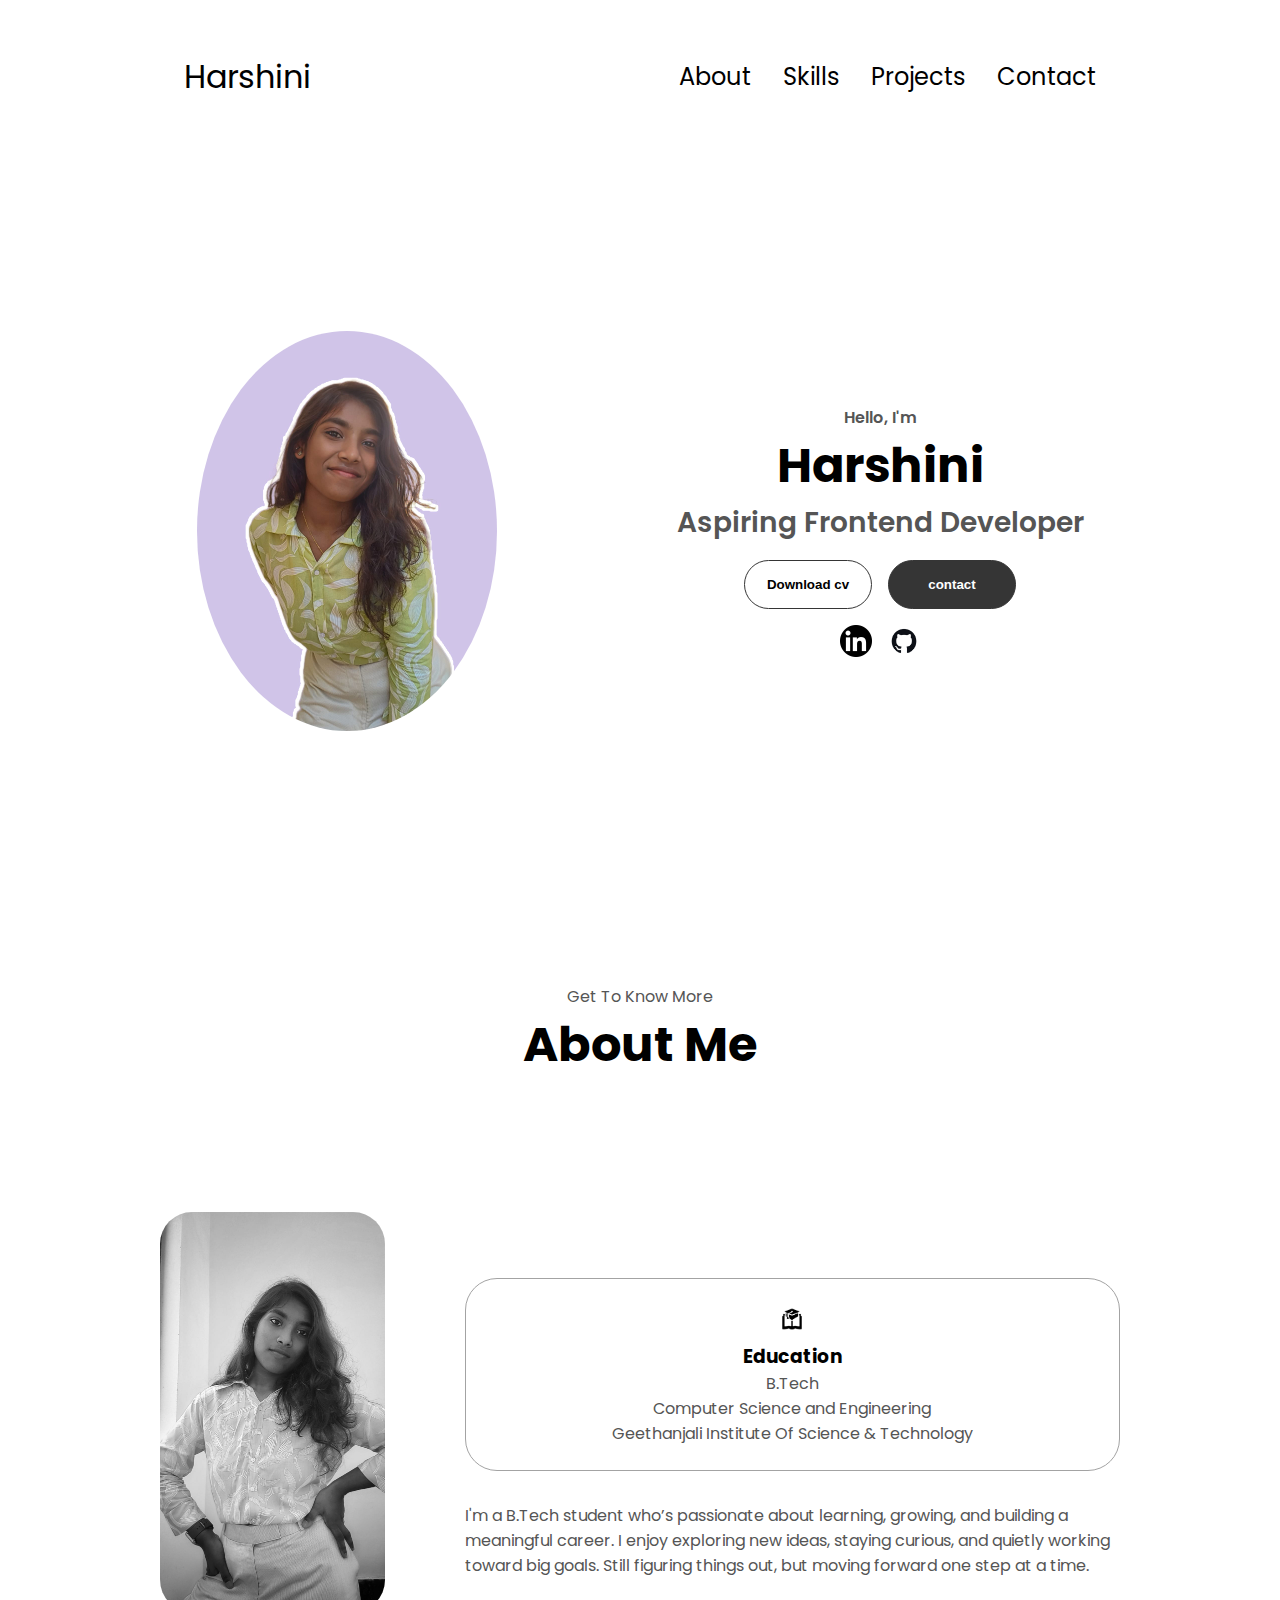
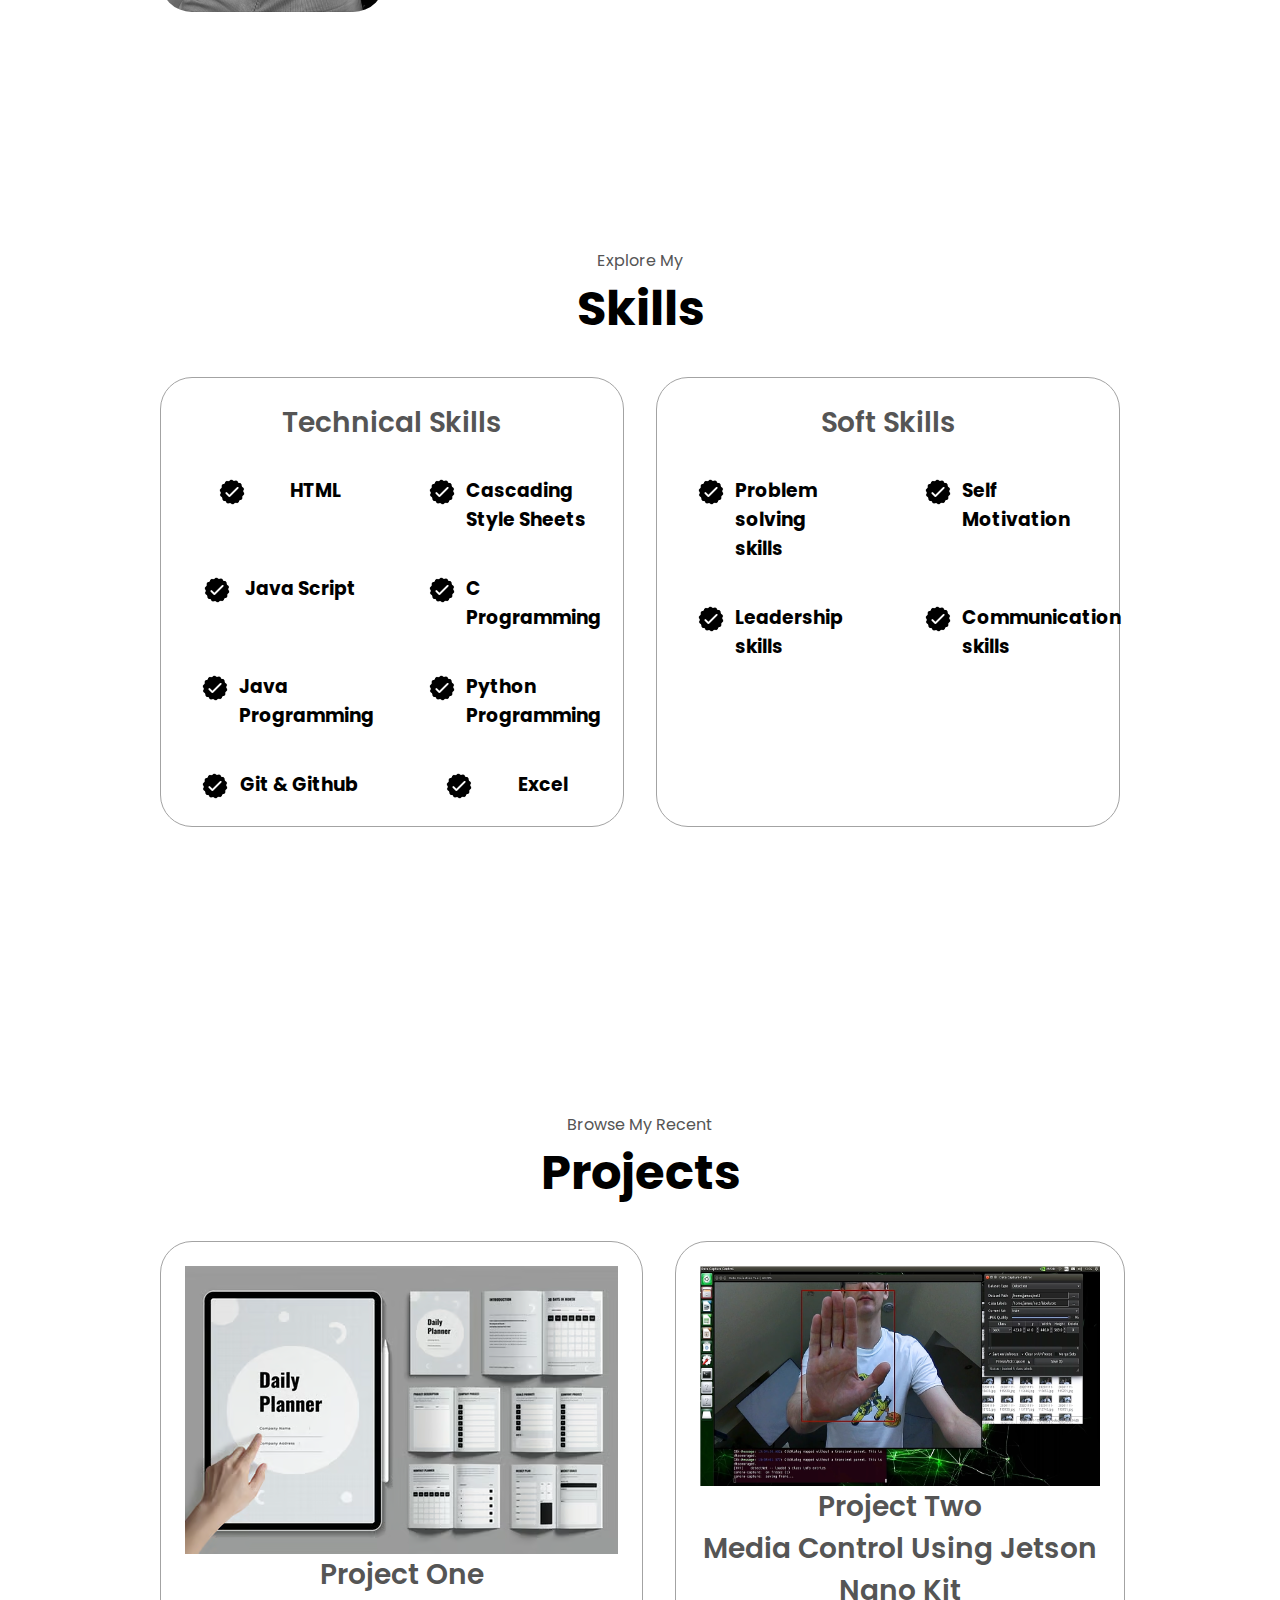
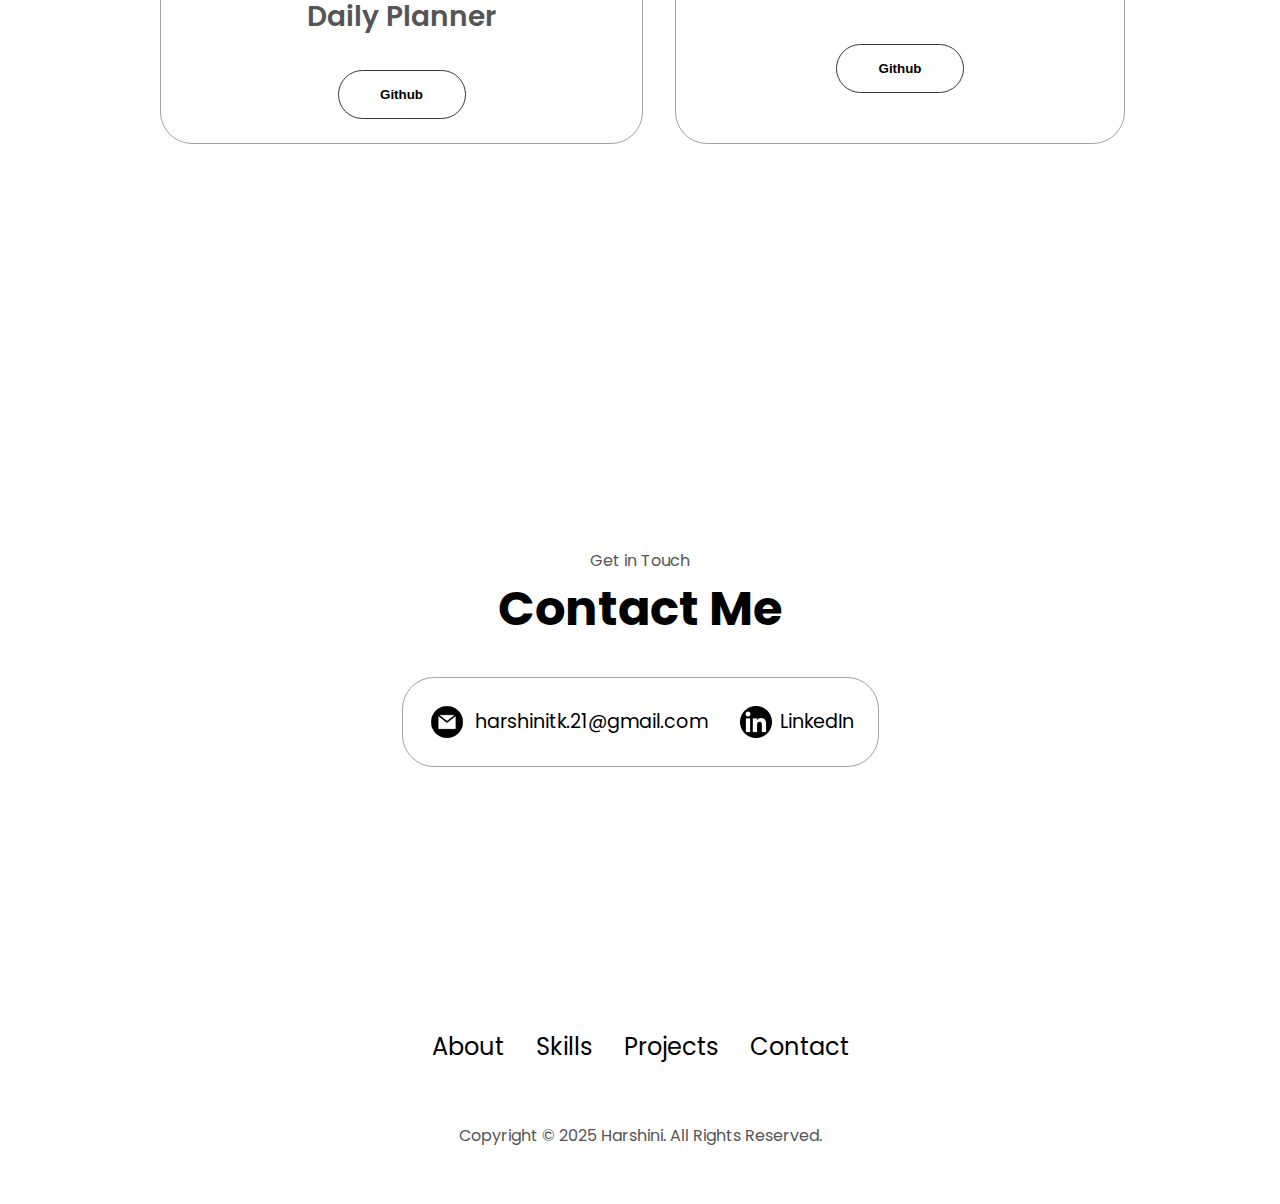
<file: codsoft-L1-task1/index.html>
<!DOCTYPE html>
<html lang="en">
  <head>
    <meta charset="UTF-8" />
    <meta name="viewport" content="width=device-width, initial-scale=1.0" />
    <link rel="stylesheet" href="styles.css" />
    <title>Portfolio</title>
  </head>
  <body>
    <nav id="desktop-nav">
      <div class="logo">Harshini</div>
      <div>
        <ul class="nav-links">
          <li><a href="#about">About</a></li>
          <li><a href="#skills">Skills</a></li>
          <li><a href="#projects">Projects</a></li>
          <li><a href="#contact">Contact</a></li>
        </ul>
      </div>
    </nav>
    <section id="profile">
      <div class="section__pic-container">
        <img
          src="assets/profile-pic.jpg"
          alt="harshini profile picture"
          class="pic"
        />
      </div>
      <div class="section__text">
        <p class="section__text__p1">Hello, I'm</p>
        <h1 class="title">Harshini</h1>
        <p class="section__text__p2">Aspiring Frontend Developer</p>
        <div class="btn-container">
          <button class="btn btn-color-2" onclick="location.href='./assets/resume.pdf'">
            Download cv
          </button>
          <button class="btn btn-color-1" onclick="location.href='./#contact'">
            contact
          </button>
        </div>
        <div id="socials-container">
          <img
            src="assets/linkedin.png"
            alt="My linkedin Profile"
            class="icon"
            onclick="location.href='https://www.linkedin.com/in/harshinitk/'"
          />
          <img
            src="assets/github.png"
            alt="My github Profile"
            class="icon"
            onclick="location.href='https://github.com/Harshini-2102'"
          />
        </div>
      </div>
    </section>
    <br>
    <br>
    <br>
    <section id="about">
      <p class="section__text__p1">Get To Know More</p>
      <h1 class="title">About Me</h1>
      <div class="section-container">
        <div class="section__pic-container">
          <img
            src="assets/about-pic.jpg"
            alt="profile picture"
            class="about-pic"
          />
        </div>
        <div class="about-details-container">
          <div class="about-containers">
            <div class="details-container">
              <img
                src="./assets/education.png"
                alt="Education icon"
                class="icon"
              />
              <h3>Education</h3>
              <p>B.Tech <br />Computer Science and Engineering <br/>Geethanjali Institute Of Science & Technology</p>
            </div>
          </div>
          <div class="text-container">
            <p>
              I'm a B.Tech student who’s passionate about learning, growing, and
              building a meaningful career. I enjoy exploring new ideas, staying
              curious, and quietly working toward big goals. Still figuring
              things out, but moving forward one step at a time.
            </p>
          </div>
        </div>
      </div> 
    </section>
    <section id="skills">
         <p class="section__text__p1">Explore My</p>
      <h1 class="title">Skills</h1>
      <div class="skills-details-container">
        <div class="about-containers">
          <div class="details-container">
            <h2 class="skills-sub-title">Technical Skills</h2>
             <div class="article-container">
              <article>
                <img
                  src="./assets/pointer.png"
                  alt="skill icon"
                  class="icon"
                />
                <div>
                  <h3>HTML</h3>
                </div>
              </article>
              <article>
                <img
                  src="./assets/pointer.png"
                  alt="skill icon"
                  class="icon"
                />
                <div>
                  <h3>Cascading Style Sheets</h3>
                </div>
              </article>
              <article>
                <img
                  src="./assets/pointer.png"
                  alt="skill icon"
                  class="icon"
                />
                <div>
                  <h3>Java Script</h3>
                </div>
              </article>
              <article>
                <img
                  src="./assets/pointer.png"
                  alt="skill icon"
                  class="icon"
                />
                <div>
                  <h3>C Programming</h3>
                </div>
              </article>
              <article>
                <img
                  src="./assets/pointer.png"
                  alt="skill icon"
                  class="icon"
                />
                <div>
                  <h3>Java Programming</h3>
                </div>
              </article>
              <article>
                <img
                  src="./assets/pointer.png"
                  alt="skill icon"
                  class="icon"
                />
                <div>
                  <h3>Python Programming</h3>
                </div>
              </article>
              <article>
                <img
                  src="./assets/pointer.png"
                  alt="skill icon"
                  class="icon"
                />
                <div>
                  <h3>Git & Github</h3>
                </div>
              </article>
              <article>
                <img
                  src="./assets/pointer.png"
                  alt="skill icon"
                  class="icon"
                />
                <div>
                  <h3>Excel</h3>
                </div>
              </article>
             </div>
          </div>
          <div class="details-container">
             <h2 class="skills-sub-title">Soft Skills</h2>
              <div class="article-container">
                <article>
                <img
                  src="./assets/pointer.png"
                  alt="skill icon"
                  class="icon"
                />
                <div>
                  <h3>Problem solving skills</h3>
                </div>
              </article>
              <article>
                <img
                  src="./assets/pointer.png"
                  alt="skill icon"
                  class="icon"
                />
                <div>
                  <h3>Self Motivation</h3>
                </div>
              </article>
              <article>
                <img
                  src="./assets/pointer.png"
                  alt="skill icon"
                  class="icon"
                />
                <div>
                  <h3>Leadership skills</h3>
                </div>
              </article>
              <article>
                <img
                  src="./assets/pointer.png"
                  alt="skill icon"
                  class="icon"
                />
                <div>
                  <h3>Communication skills</h3>
                </div>
              </article>
              </div>
          </div>
        </div>
      </div>
    </section>
 <section id="projects">
      <p class="section__text__p1">Browse My Recent</p>
      <h1 class="title">Projects</h1>
      <div class="skills-details-container">
        <div class="about-containers">
          <div class="details-container color-container">
            <div class="article-container">
                <img
                src="./assets/project-1.png"
                alt="Project 1"
                class="project-img"
              />
            </div>
            <h2 class="skills-sub-title project-title">Project One <br/>Daily Planner</h2>
            <div class="btn-container">
              <button
                class="btn btn-color-2 project-btn"
                onclick="location.href='https://github.com/Harshini-2102/daily-planner'"
              >
                Github
              </button>
            </div>
          </div>
           <div class="details-container color-container">
            <div class="article-container">
              <img
                src="./assets/project-2.png"
                alt="Project 2"
                class="project-img"
                height="220px"
                width="400px"
              />
            </div>
            <h2 class="skills-sub-title project-title">Project Two <br/>Media Control Using Jetson Nano Kit 

            </h2>
            <div class="btn-container">
              <button
                class="btn btn-color-2 project-btn"
                onclick="location.href='https://github.com/'"
              >
                Github
              </button>
              </div>
           </div>
        </div>
      </div>
 </section>
 <section id="contact">
    <p class="section__text__p1">Get in Touch</p>
    <h1 class="title">Contact Me</h1>
    <div class="contact-info-upper-container">
        <div class="contact-info-container">
          <img
            src="./assets/email.png"
            alt="Email icon"
            class="icon contact-icon email-icon"
          />
          <p><a href="mailto:harshinitk.21@gmail.com">harshinitk.21@gmail.com</a></p>
        </div>
        <div class="contact-info-container">
          <img
            src="./assets/linkedin.png"
            alt="LinkedIn icon"
            class="icon contact-icon"
          />
          <p><a href="https://www.linkedin.com/in/harshinitk/">LinkedIn</a></p>
        </div>
      </div>
 </section>
  <footer>
      <nav>
        <div class="nav-links-container">
          <ul class="nav-links">
            <li><a href="#about">About</a></li>
            <li><a href="#Skills">Skills</a></li>
            <li><a href="#projects">Projects</a></li>
            <li><a href="#contact">Contact</a></li>
          </ul>
        </div>
      </nav>
      <p>Copyright &#169; 2025 Harshini. All Rights Reserved.</p>
    </footer>

  </body>
</html>
</file>
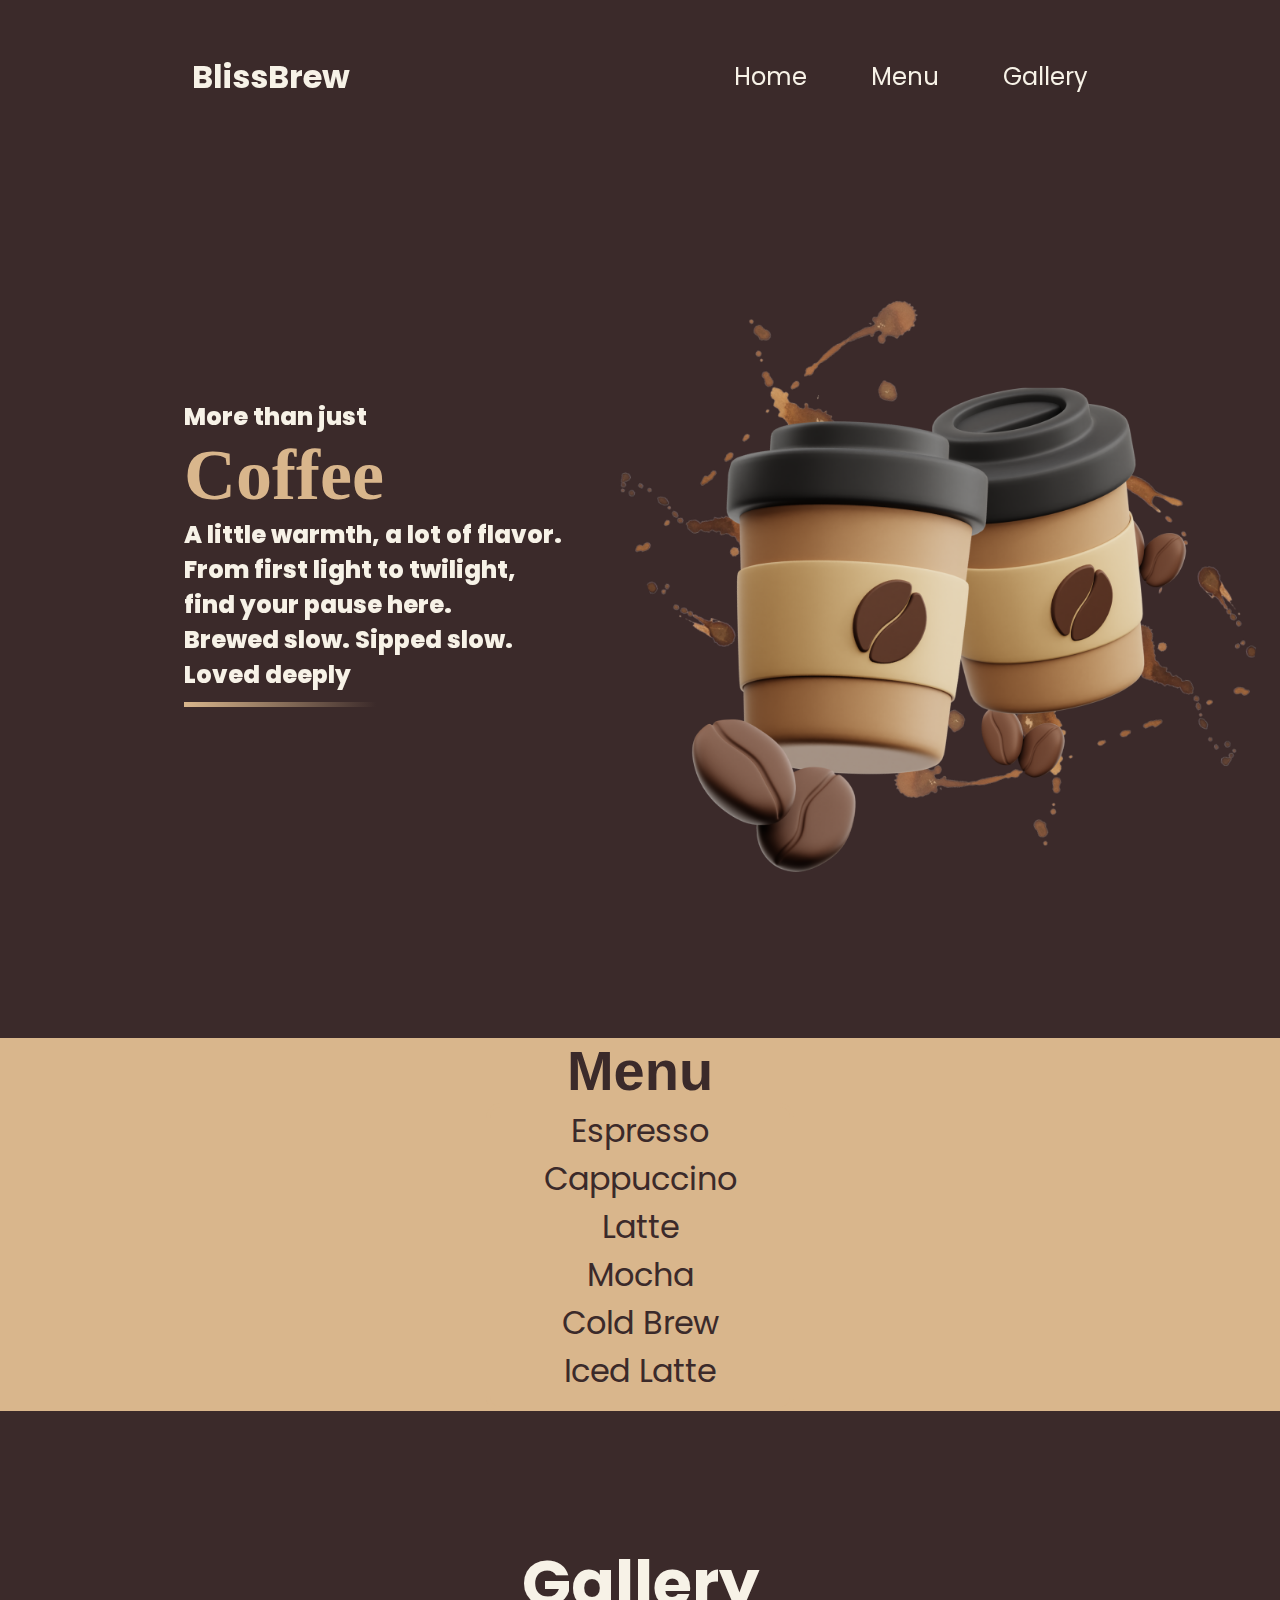
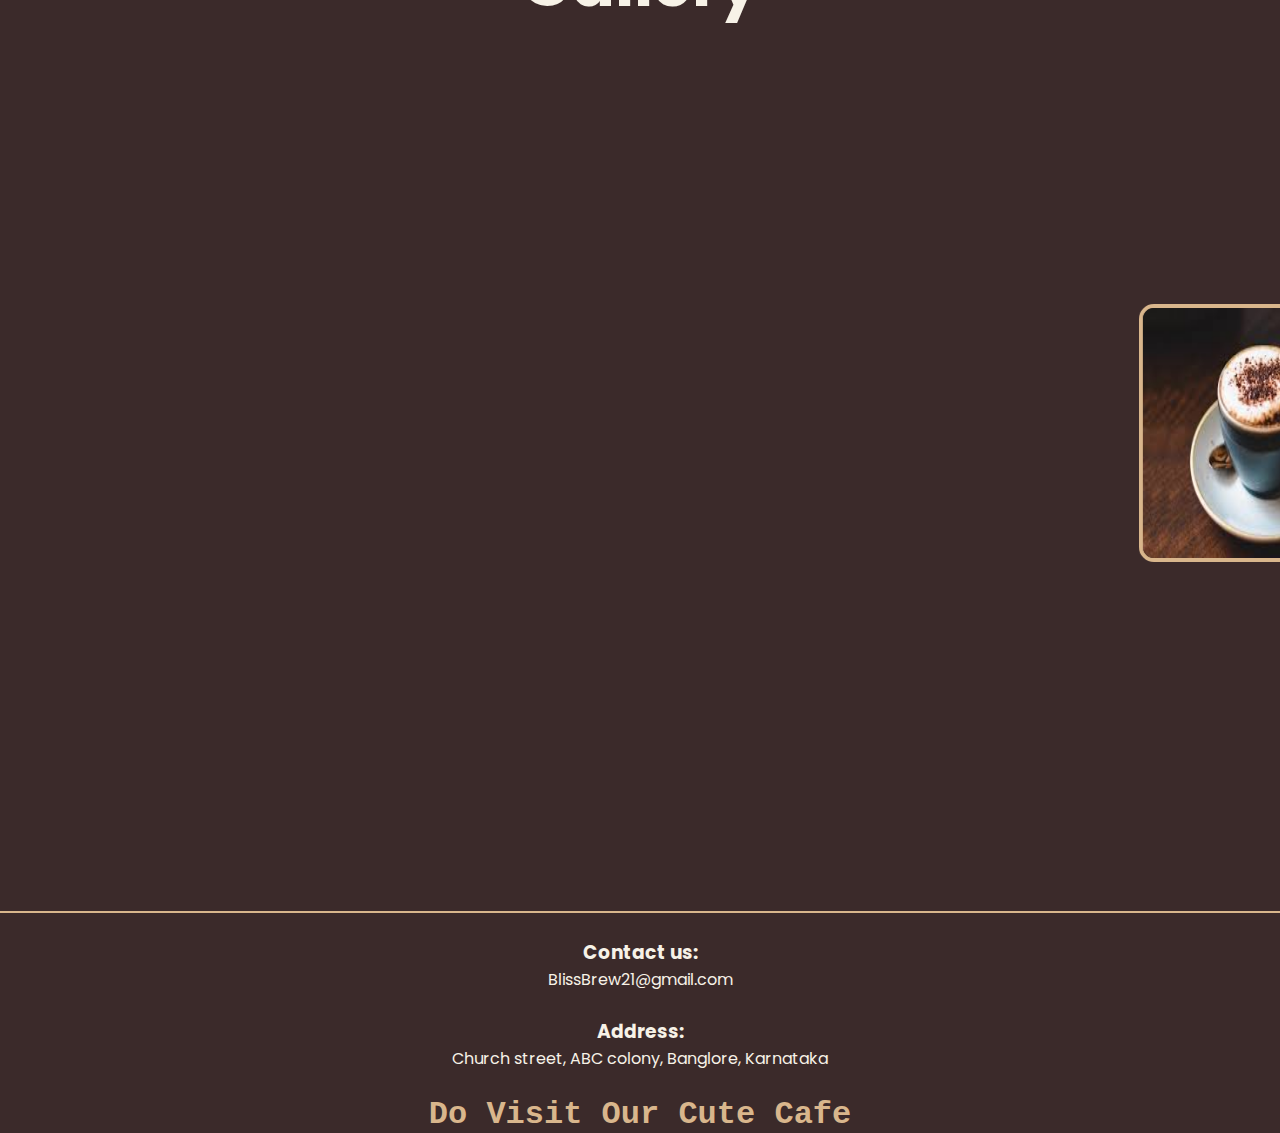
<file: codsoft-L1-task2/codsoft-L1-task2/codsoft-L1-task2/index.html>
<!DOCTYPE html>
<html lang="en">
<head>
    <meta charset="UTF-8">
    <meta name="viewport" content="width=device-width, initial-scale=1.0">
    <title>landing page</title>
      <link rel="stylesheet" href="https://unpkg.com/aos@next/dist/aos.css" />

    <link rel="stylesheet" href="styles.css">
</head>
<body>
    <nav>
        <div class="navbar">
            <div class="logo">
                <h3 data-aos="flip-down" data-aos-duration="1500" data-aos-delay="800">BlissBrew</h3>
            </div>
            <div class="menu">
                <ul class="menu-links">
                   <li data-aos="fade-up" data-aos-duration="1200"><a href="#home">Home</a></li>
                   <li data-aos="fade-up" data-aos-duration="1200" data-aos-delay="100" ><a href="#menu">Menu</a></li>
                   <li data-aos="fade-up" data-aos-duration="1200" data-aos-delay="200"><a href="#gallery">Gallery</a></li>
                  </ul>
            </div>
    
        </div>
    </nav>
    <section id="Home">
        <div class="content">
        <p data-aos="fade-right" data-aos-duration="1200" data-aos-delay="400"> More than just</p>
        <h1 data-aos="zoom-out" data-aos-duration="1500" data-aos-delay="600">Coffee</h1>
        <p data-aos="fade-right" data-aos-duration="1200" data-aos-delay="400"> A little warmth, a lot of flavor.<br>
    From first light to twilight, find your pause here.<br>
    Brewed slow. Sipped slow. Loved deeply</p>
    <hr data-aos="zoom-in-right" data-aos-duration="1500" data-aos-delay="700">
    
        </div>
        
        <div class="image">
            <img src="hero.png" alt="coffee cup" data-aos="zoom-in-left" data-aos-duration="3000" >
        </div>
    </section>
    <br><br><br>
   <div id="menu">
  <div class="menu-head">
    <h1 >Menu</h1>

<div class="menu-content">
   <ul>
    <li>Espresso</li>
    <li>Cappuccino</li>
    <li>Latte</li>
    <li>Mocha</li>
    <li>Cold Brew</li>
    <li>Iced Latte</li>
   </ul>
</div>
</div>
</div> 
<br>
<h1 class="gal-head">Gallery</h1>
<section id="gallery">
   <marquee behavior="scroll" direction="left" scrollamount="15"> <div class="gallery-setup">
         <div class="pic1"><img src="pic1.jpeg" alt=""></div>
    <div class="pic1"><img src="pic2.jpg" alt=""></div>
    <div class="pic1"><img src="pic3.jpeg" alt=""></div>
    <div class="pic1"> <img src="pic4.jpeg" alt=""></div>
    <div class="pic1"> <img src="pic5.jpeg" alt=""></div>
    <div class="pic1"> <img src="pic6.jpeg" alt=""></div>
    <div class="pic1"><img src="pic2.jpg" alt=""></div>
    <div class="pic1"><img src="pic3.jpeg" alt=""></div>
    <div class="pic1"> <img src="pic4.jpeg" alt=""></div>
    <div class="pic1"> <img src="pic5.jpeg" alt=""></div>
    <div class="pic1"> <img src="pic6.jpeg" alt=""></div> 
    <div class="pic1"><img src="pic2.jpg" alt=""></div>
    <div class="pic1"><img src="pic3.jpeg" alt=""></div>
    <div class="pic1"> <img src="pic4.jpeg" alt=""></div>
    <div class="pic1"> <img src="pic5.jpeg" alt=""></div>
    <div class="pic1"> <img src="pic6.jpeg" alt=""></div>
    </div></marquee>
</section>
<hr> 
   <br>
    <footer>
    <div class="contact">
    <h3>Contact us:</h3>
    
      <p>BlissBrew21@gmail.com</p>
    <br>
      <h3>Address:</h3>
    
      <p>Church street, ABC colony, Banglore, Karnataka</p><br>
      <h1>Do Visit Our Cute Cafe</h1>
    </div>
   
    </footer>
      <script src="https://unpkg.com/aos@next/dist/aos.js"></script>
  <script>
    AOS.init();
  </script>
</body>
</html>
</file>
<file: codsoft-L1-task1/styles.css>
@import url('https://fonts.googleapis.com/css2?family=Poppins:wght@300;400;500;600&display=swap');

*{
    margin:0;
    padding:0;  
}
body{
 font-family: "poppins", sans-serif;
}
html{
    scroll-behavior: smooth;
}
p{
    color:rgb(85,85,85) ;
}
a,btn{
    transition: all 300ms ease;
}
nav, .nav-links{
  display: flex;
}
nav{
    justify-content: space-around;
    align-items: center;
    height: 17vh;
}
.nav-links{
    gap: 2rem;
    list-style: none;
    font-size:1.5rem;
}
a{
    color: black;
    text-decoration: none;
    text-decoration-color: white;
}
a:hover{
    color: grey;
    text-decoration: underline;
    text-underline-offset: 1rem;
    text-decoration-color: rgb(181,181,181)
}
.logo{
    font-size: 2rem;
}
.logo:hover{
    cursor: default;
}
section{
    padding-top: 4vh;
    height: 96vh;
    margin:0 10rem;
    box-sizing:border-box ;
    min-height: fit-content;
}
.section-container{
  display: flex;  
}

#profile{
    display: flex;
    justify-content: center;
    gap:5rem;
    height: 80vh;
}
.section__pic-container{
    display: flex;
    height: 400px;
    width: 400px;
   margin:auto 0;
}
.section__pic-container .pic{
     border-radius: 50%;
}
.section__text{
  align-self: center;
  text-align: center;
}
.section__text p {
  font-weight: 600;
}

.section__text__p1 {
  text-align: center;
}

.section__text__p2 {
  font-size: 1.75rem;
  margin-bottom: 1rem;
}
.title {
  font-size: 3rem;
  text-align: center;
}

#socials-container {
  display: flex;
  justify-content: center;
  margin-top: 1rem;
  gap: 1rem;
}
.icon {
  cursor: pointer;
  height: 2rem;
}

.btn-container {
  display: flex;
  justify-content: center;
  gap: 1rem;
}

.btn {
  font-weight: 600;
  transition: all 300ms ease;
  padding: 1rem;
  width: 8rem;
  border-radius: 2rem;
}

.btn-color-1,
.btn-color-2 {
  border: rgb(53, 53, 53) 0.1rem solid;
}

.btn-color-1:hover,
.btn-color-2:hover {
  cursor: pointer;
}

.btn-color-1,
.btn-color-2:hover {
  background: rgb(53, 53, 53);
  color: white;
}

.btn-color-1:hover {
  background: rgb(0, 0, 0);
}

.btn-color-2 {
  background: none;
}

.btn-color-2:hover {
  border: rgb(255, 255, 255) 0.1rem solid;
}

.btn-container {
  gap: 1rem;
}
#about{

    position: relative;
}
.about-containers{
    gap:2rem;
    margin-bottom: 2rem;
    margin-top: 2rem;
}
.about-details-container{
    justify-content:center;
    flex-direction:column
}
.about-containers,.about-details-container{
    display: flex;
}
.about-pic{
    border-radius: 2rem;
}
.details-container{
    padding: 1.5rem;
  flex: 1;
    background: white;
    border-radius: 2rem;
    border: rgb(53,53,53) 0.1rem solid;
    border-color: rgb(163,163, 163);
    text-align:center;
}
.section-container{
    gap:5rem;
    height: 80%;
}
.section__pic-container{
    height: 400px;
    width: 400px;
    margin: auto 0;
}
#skills{
    position: relative;
}
.skills-sub-title{
  color: rgb(85, 85, 85);
  font-weight: 600;
  font-size: 1.75rem;
  margin-bottom: 2rem;  
}
.skills-details-container {
  display: flex;
  justify-content: center;
  flex-direction: column;
}

.article-container {
  display: flex;
  text-align: initial;
  flex-wrap: wrap;
  flex-direction: row;
  gap: 2.5rem;
  justify-content: space-around;
}
article {
  display: flex;
  width: 10rem;
  justify-content: space-around;
  gap: 0.5rem;
}

article .icon {
  cursor: default;
}
#contact {
  display: flex;
  justify-content: center;
  flex-direction: column;
  height: 70vh;
}

.contact-info-upper-container {
  display: flex;
  justify-content: center;
  border-radius: 2rem;
  border: rgb(53, 53, 53) 0.1rem solid;
  border-color: rgb(163, 163, 163);
  background: (250, 250, 250);
  margin: 2rem auto;
  padding: 0.5rem;
}

.contact-info-container {
  display: flex;
  align-items: center;
  justify-content: center;
  gap: 0.5rem;
  margin: 1rem;
}

.contact-info-container p {
  font-size: larger;
}

.contact-icon {
  cursor: default;
}

.email-icon {
  height: 2.5rem;
}
footer {
  height: 26vh;
  margin: 0 1rem;
}

footer p {
  text-align: center;
}
</file>
<file: codsoft-L1-task2/codsoft-L1-task2/codsoft-L1-task2/styles.css>
@import url('https://fonts.googleapis.com/css2?family=Poppins:wght@300;400;500;600&display=swap');

*{
    margin: 0%;
    padding:0%;
}
body{
    color: #F7F2E7;
    background-color:#3B2A2A;
    font-family: "poppins", sans-serif;
}
html{
    scroll-behavior: smooth;
}
.logo h3{
  font-size: 2rem;
}
.navbar{
    display: flex;
    justify-content: space-around;
    align-items: center;
    height: 17vh;
}
.menu-links{
    display: flex;
    list-style: none;
    gap: 4rem;
    font-size: 1.5rem;
    
}
a{
    text-decoration: none;
    color: #F7F2E7;
}

.logo:hover{
    cursor: pointer;
}
.nav-btn button{
    background: transparent;
    color:  #F7F2E7;
    font-size: 1.5rem;
    border-color: transparent;
}
.menu-links a:hover,.nav-btn button:hover{
    text-decoration: underline;
    text-underline-offset: 1rem;
}
.nav-btn,a{
    transition: all 300ms ease;
}
section{
    width: 100%;
    height:90vh;
    display: flex;
    justify-content: space-around;
    align-items: center;
}
.image img{
    width: 700px;
 padding-top: 30px;
 transform: translate(400px,400px);
}
.content{
    width: 30%;
    padding-left: 180px;
}
.content h1{
    color: #D9B68C;
    font-size: 4.5rem;
   font-family: serif
}
.content p{
    font-size: 1.5rem;
    font-weight: 800;
}
.content hr{
   width: 50%;
   height: 5px;
   border: none;
   margin: 10px 0;
   background: linear-gradient(to right,#D9B68C,#3B2A2A);
}
hr{
    width: 100%;
    height: 2px;
    background-color: #D9B68C;
    border: none;
    margin-top: 70px;
}
.contact{
    text-align: center;
}
.contact h1{
    color: #D9B68C;
    font-family: 'Courier New', Courier, monospace;
}
.menu-head{
    background-color: #D9B68C;
}
.menu-head h1{
    text-align: center;
    font-size: 3.5rem;
    color: #3B2A2A;
    font-family: 'Lucida Sans', 'Lucida Sans Regular', 'Lucida Grande', 'Lucida Sans Unicode', Geneva, Verdana, sans-serif;
}
.menu-content{
    text-align: center;
    border: 4px solid #D9B68C;
    border-radius: 15px;
  margin-left: 38%;
 height:300px;
  width:300px;
  font-size: 2rem;
  color: #3B2A2A;
}
ul{
    list-style: none;
}
#gallery{
    display: flex;
}
.gallery-setup{
    display: flex;
    justify-content: space-between;
        gap: 3rem;
        align-items: center;
}
.pic1 img{
border: 4px solid #D9B68C;
border-radius: 15px;
    width: 250px;
    height: 250px;
}
.gal-head{
    text-align: center;
    margin-top: 100px;
    font-size: 4rem;
}
</file>
